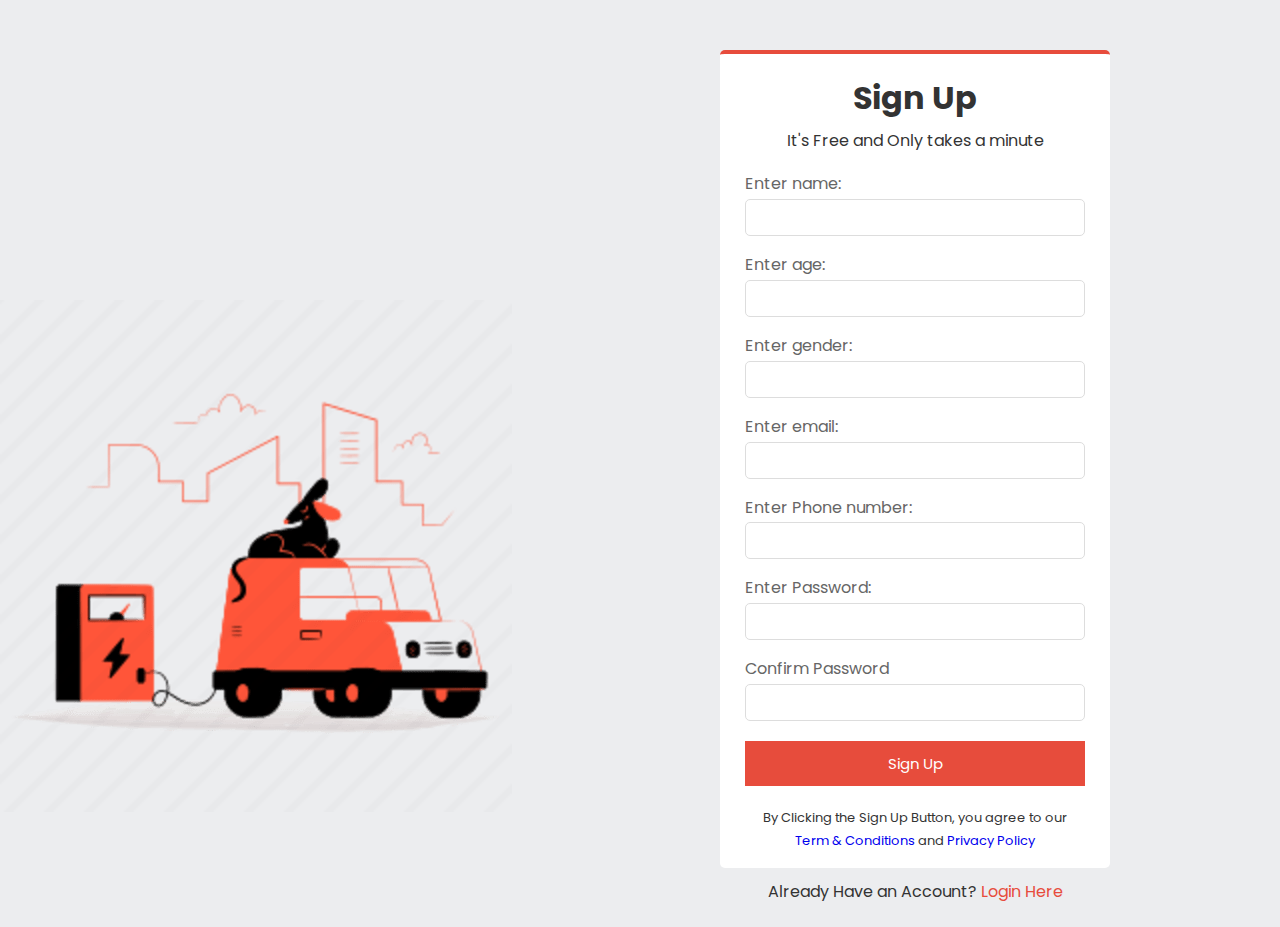
<file: signup.html>
<!DOCTYPE html>
<html>
<head>
    <meta charset="UTF-8">
    <meta http-equiv="X-UA-Compatible" content="IE=edge">
    <meta name="viewport" content="width=device-width, initial-scale=1.0">
    <link href="signup.css" rel="stylesheet">
    <link rel="icon" href="logo.png" type="image/icon type">
    <title>Registration Form Using HTML/CSS</title>
</head>
<body class="row">
<div id="photo" class="column">
    <img src="car-intro.png"/>
</div>
<div id="container" class="column">
    <div class="form-wrap">
        <h1>Sign Up</h1>
        <p>It's Free and Only takes a minute</p>

        <form method="POST" action="#" onsubmit="">
            <div class="form-group">
                <label for="name">Enter name:</label>
                <input type="text" name="name" id="name">
            </div>
            <div class="form-group">
                <label for="age">Enter age: </label>
                <input type="text" name="age" id="age"/>
            </div>
            <div class="form-group">
                <label for="gender">Enter gender:</label>
                <input type="text" name="gender" id="gender">
            </div>
            <div class="form-group">
                <label for="email">Enter email: </label>
                <input type="text" name="email" id="email"/>
            </div>
            <div class="form-group">
                <label for="phone">Enter Phone number: </label>
                <input type="text" name="phone" id="phone"/>
            </div>
            <div class="form-group">
                <label for="password">Enter Password: </label>
                <input type="password" name="password" id="password"/>
            </div>
            <div class="form-group">
                <label for="pswd">Confirm Password</label>
                <input type="password" id="pswd" value="">
            </div>
            <button type="submit">Sign Up</button>
            <p class="bottom-text">
                By Clicking the Sign Up Button, you agree to our
                <a href="#">Term & Conditions</a> and <a href="#">Privacy Policy</a>
            </p>
        </form>
    </div>
    <footer>
        <p>Already Have an Account? <a href="#">Login Here</a></p>
    </footer>
</div>
</body>
</html>
</file>
<file: signup.css>
@import url('https://fonts.googleapis.com/css2?family=Poppins&display=swap');

* {
    margin: 0;
    padding: 0;
    box-sizing: border-box;
}

.row {
    display: flex;
}

.column {
    flex: 50%;
}

body {
    font-family: 'Poppins', sans-serif; /* Correct font-family syntax */
    background-color: #ECEDEF;
    color: #fff;
    line-height: 1.8;
}

a {
    text-decoration: none;
}

/* Header Section */
#photo {
    width: 30%;
    float: left;
    max-width: 100%;
    margin: 300px auto auto auto;
}

/* Main Content Section */
#container {
    margin: 30px 150px auto auto;
    max-width: 430px;
    min-width: 430px;
    padding: 20px;
}

.form-wrap {
    background-color: #fff;
    padding: 15px 25px;
    color: #333;
    border-top: 4px solid #e74c3c;
    border-radius: 5px;
}

.form-wrap h1,
.form-wrap p {
    text-align: center;
}

/* Form Styling */
.form-wrap .form-group {
    margin-top: 15px;
}

.form-wrap .form-group label {
    display: block;
    color: #666;
}

.form-wrap .form-group input {
    width: 100%;
    padding: 10px;
    border: #ddd 1px solid;
    border-radius: 5px;
}

/* Button Styling */
.form-wrap button {
    display: block;
    width: 100%;
    padding: 10px;
    margin-top: 20px;
    background-color: #e74c3c;
    color: #fff;
    cursor: pointer;
    border: 1px solid #e74c3c;
    font-family: 'Poppins', sans-serif;
    font-size: 15px;
    transition: 1s;
}

.form-wrap button:hover {
    background-color: #e74c3c;
    transition: 1s;
}

/* Additional Text Styling */
.form-wrap .bottom-text {
    font-size: 13px;
    margin-top: 20px;
}

footer {
    text-align: center;
    margin-top: 10px;
    color: #333;
}

footer a {
    color: #e74c3c;
}
</file>
